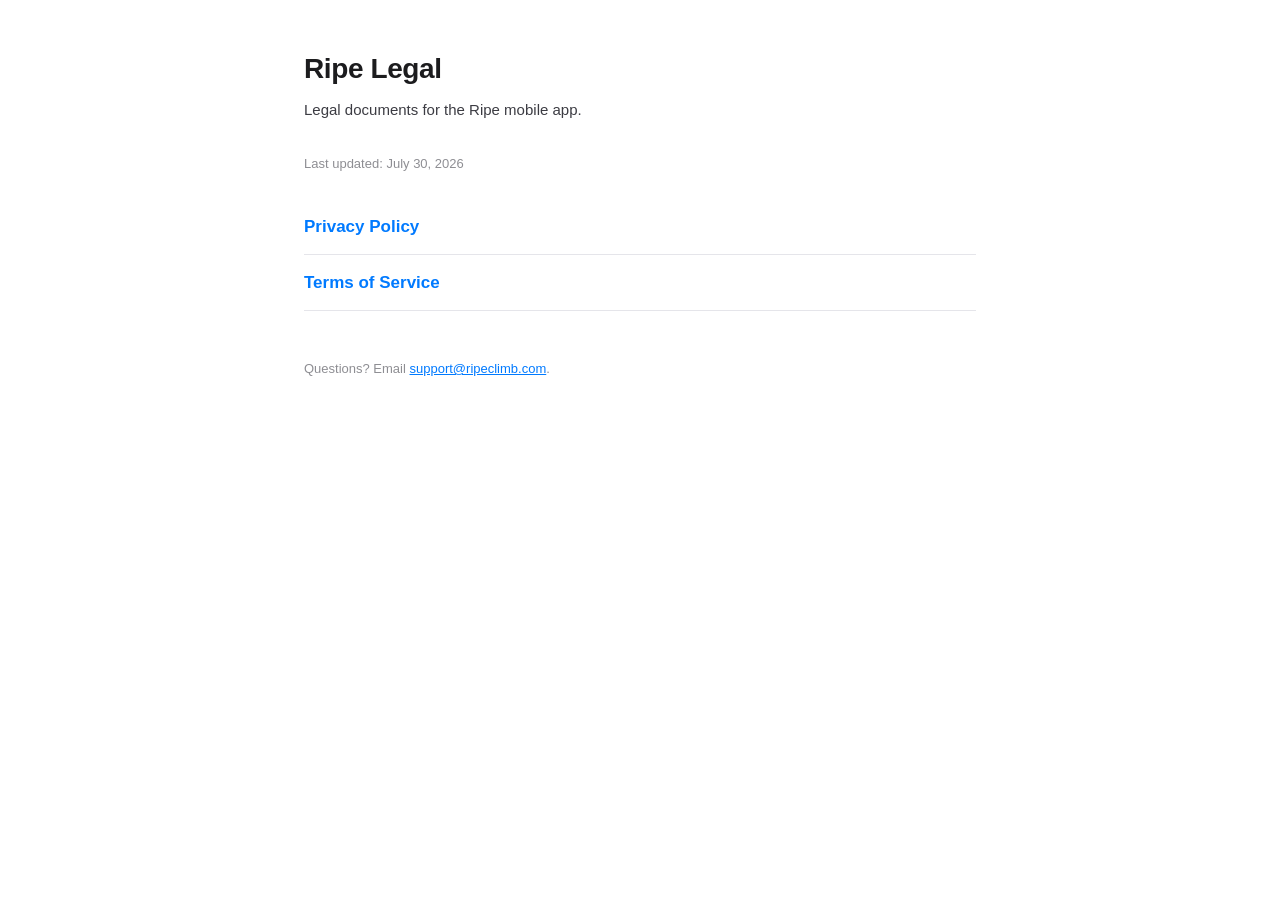
<file: index.html>
<!DOCTYPE html>
<html lang="en">
<head>
  <meta charset="UTF-8" />
  <meta name="viewport" content="width=device-width, initial-scale=1.0" />
  <title>Ripe — Legal</title>
  <link rel="stylesheet" href="style.css" />
</head>
<body>
  <main>
    <h1>Ripe Legal</h1>
    <p class="intro">Legal documents for the Ripe mobile app.</p>
    <p class="last-updated">Last updated: July 30, 2026</p>
    <ul class="links">
      <li><a href="privacy.html">Privacy Policy</a></li>
      <li><a href="terms.html">Terms of Service</a></li>
    </ul>
    <p class="contact">Questions? Email <a href="mailto:support@ripeclimb.com">support@ripeclimb.com</a>.</p>
  </main>
</body>
</html>
</file>
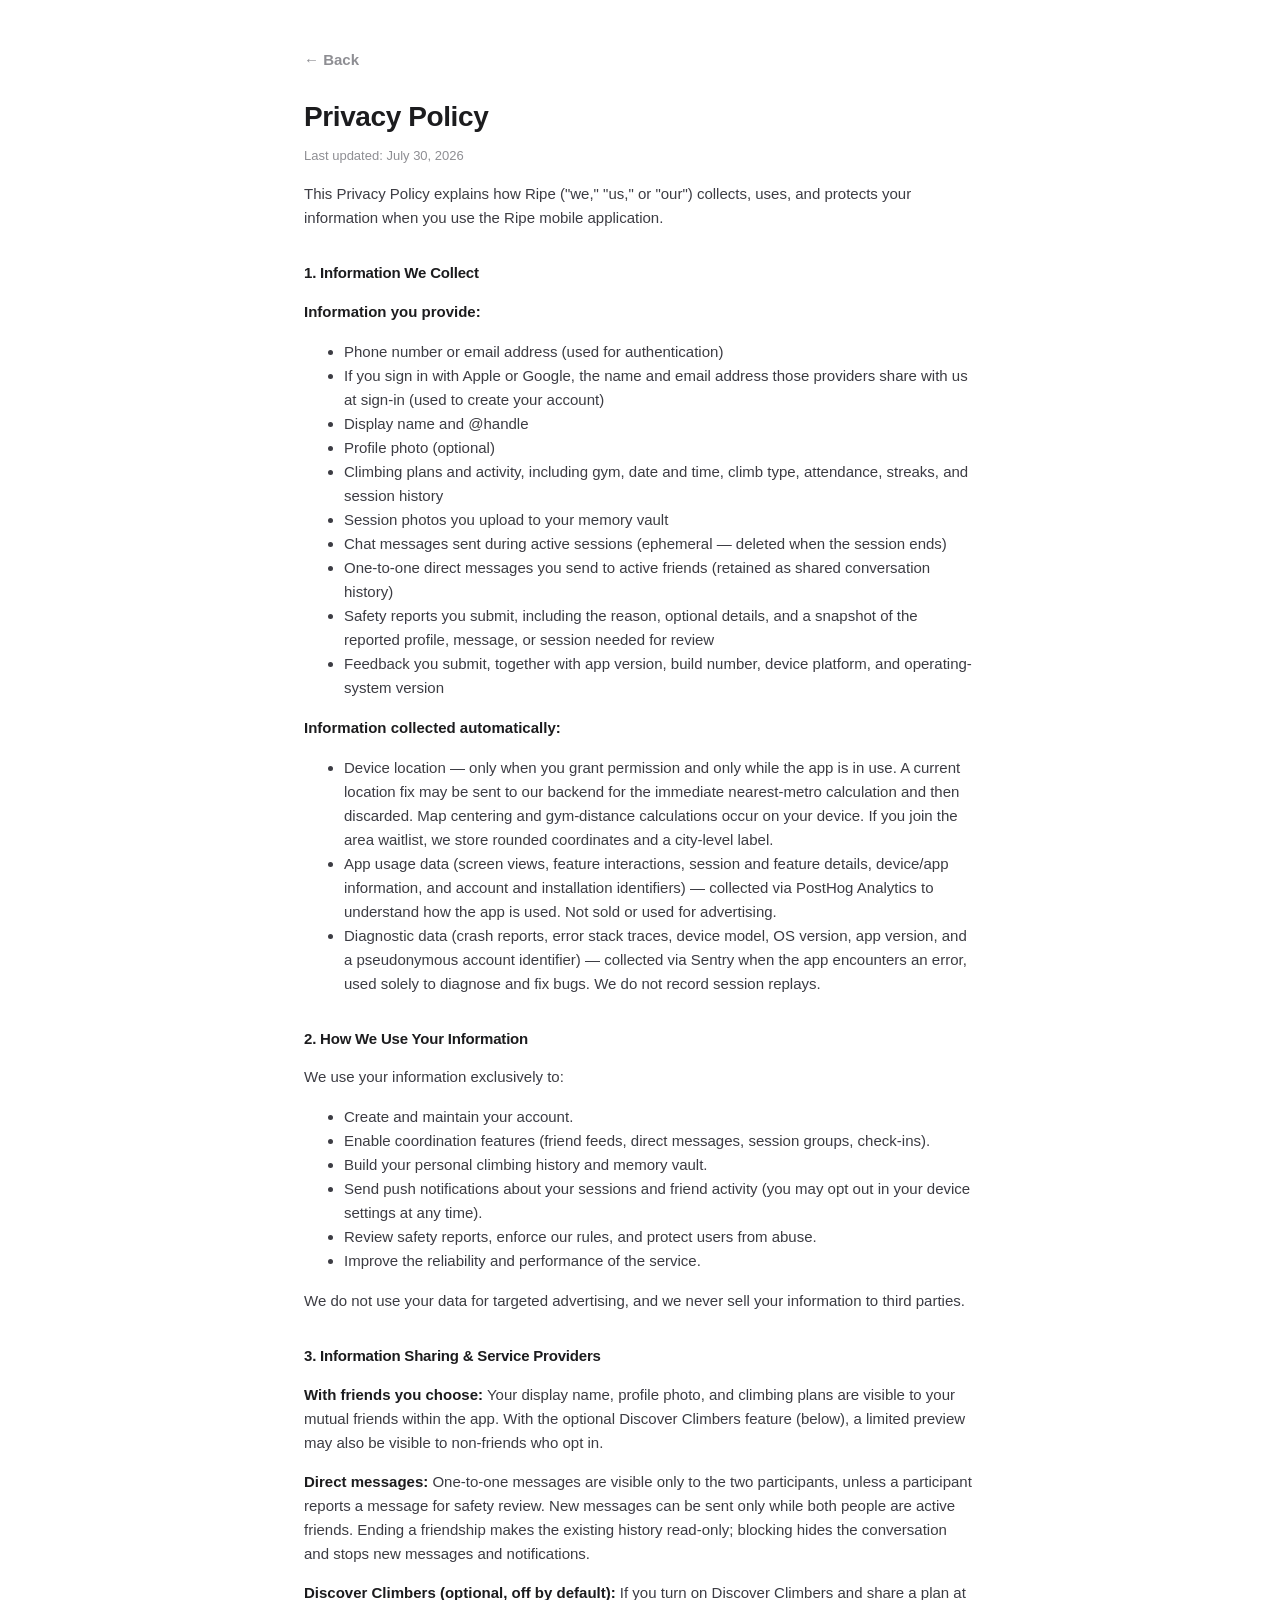
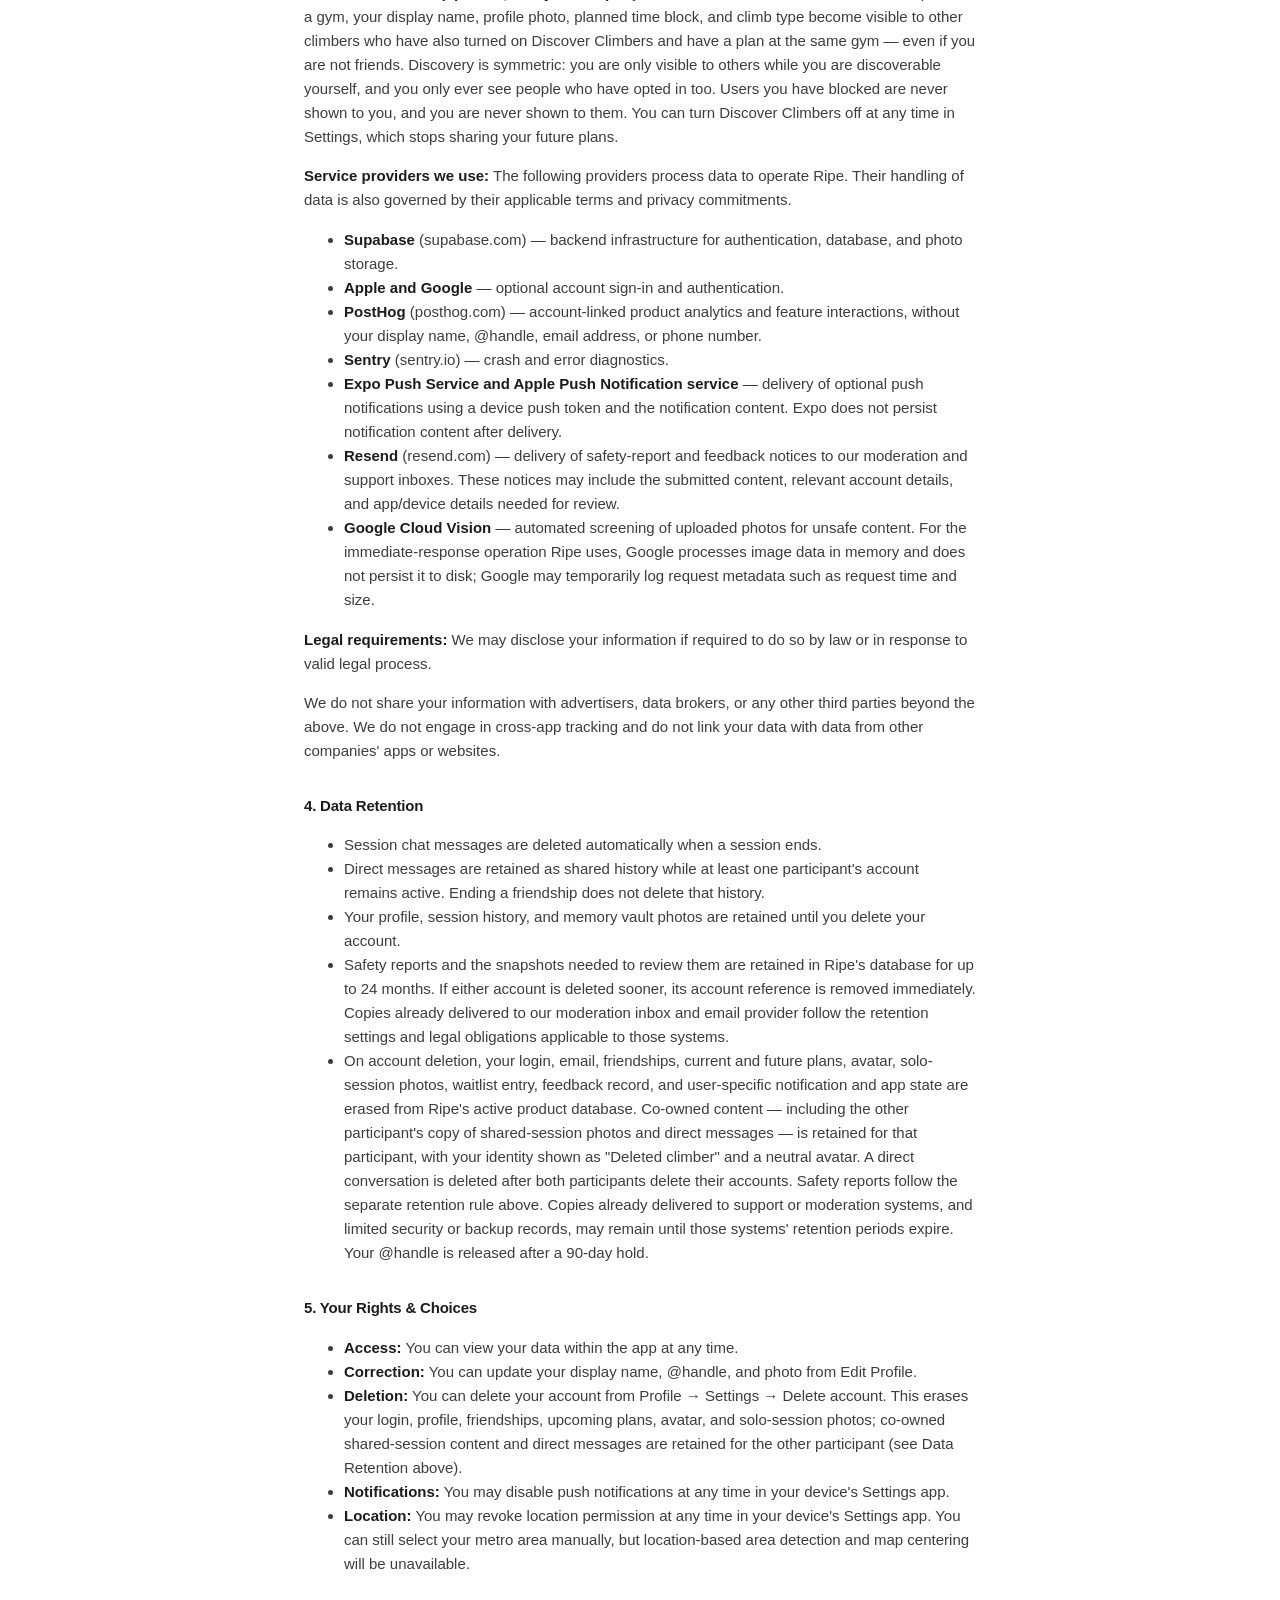
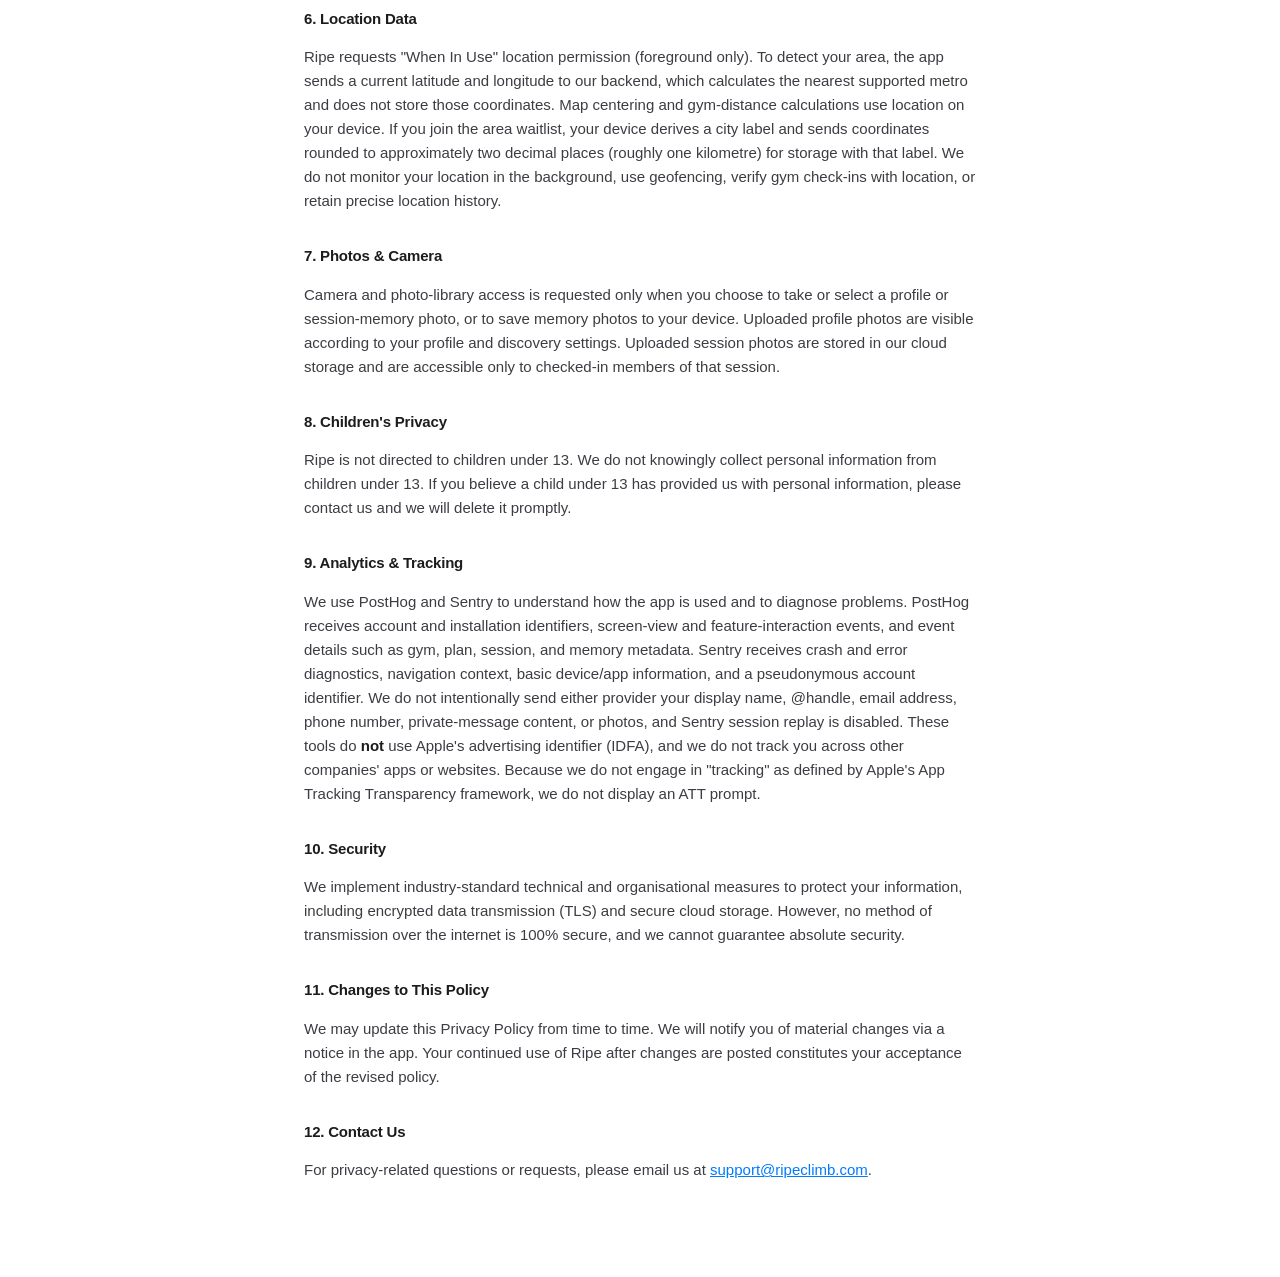
<file: privacy.html>
<!DOCTYPE html>
<html lang="en">
<head>
  <meta charset="UTF-8" />
  <meta name="viewport" content="width=device-width, initial-scale=1.0" />
  <title>Ripe — Privacy Policy</title>
  <link rel="stylesheet" href="style.css" />
</head>
<body>
  <main>
    <a class="back" href="index.html">← Back</a>
    <h1>Privacy Policy</h1>
    <p class="last-updated">Last updated: July 30, 2026</p>

    <p class="intro">
      This Privacy Policy explains how Ripe ("we," "us," or "our") collects, uses,
      and protects your information when you use the Ripe mobile application.
    </p>

    <h2>1. Information We Collect</h2>
    <p><strong>Information you provide:</strong></p>
    <ul>
      <li>Phone number or email address (used for authentication)</li>
      <li>If you sign in with Apple or Google, the name and email address those providers share with us at sign-in (used to create your account)</li>
      <li>Display name and @handle</li>
      <li>Profile photo (optional)</li>
      <li>Climbing plans and activity, including gym, date and time, climb type, attendance, streaks, and session history</li>
      <li>Session photos you upload to your memory vault</li>
      <li>Chat messages sent during active sessions (ephemeral — deleted when the session ends)</li>
      <li>One-to-one direct messages you send to active friends (retained as shared conversation history)</li>
      <li>Safety reports you submit, including the reason, optional details, and a snapshot of the reported profile, message, or session needed for review</li>
      <li>Feedback you submit, together with app version, build number, device platform, and operating-system version</li>
    </ul>
    <p><strong>Information collected automatically:</strong></p>
    <ul>
      <li>Device location — only when you grant permission and only while the app is in use. A current location fix may be sent to our backend for the immediate nearest-metro calculation and then discarded. Map centering and gym-distance calculations occur on your device. If you join the area waitlist, we store rounded coordinates and a city-level label.</li>
      <li>App usage data (screen views, feature interactions, session and feature details, device/app information, and account and installation identifiers) — collected via PostHog Analytics to understand how the app is used. Not sold or used for advertising.</li>
      <li>Diagnostic data (crash reports, error stack traces, device model, OS version, app version, and a pseudonymous account identifier) — collected via Sentry when the app encounters an error, used solely to diagnose and fix bugs. We do not record session replays.</li>
    </ul>

    <h2>2. How We Use Your Information</h2>
    <p>We use your information exclusively to:</p>
    <ul>
      <li>Create and maintain your account.</li>
      <li>Enable coordination features (friend feeds, direct messages, session groups, check-ins).</li>
      <li>Build your personal climbing history and memory vault.</li>
      <li>Send push notifications about your sessions and friend activity (you may opt out in your device settings at any time).</li>
      <li>Review safety reports, enforce our rules, and protect users from abuse.</li>
      <li>Improve the reliability and performance of the service.</li>
    </ul>
    <p>We do not use your data for targeted advertising, and we never sell your information to third parties.</p>

    <h2>3. Information Sharing &amp; Service Providers</h2>
    <p><strong>With friends you choose:</strong> Your display name, profile photo, and climbing plans are visible to your mutual friends within the app. With the optional Discover Climbers feature (below), a limited preview may also be visible to non-friends who opt in.</p>
    <p><strong>Direct messages:</strong> One-to-one messages are visible only to the two participants, unless a participant reports a message for safety review. New messages can be sent only while both people are active friends. Ending a friendship makes the existing history read-only; blocking hides the conversation and stops new messages and notifications.</p>
    <p><strong>Discover Climbers (optional, off by default):</strong> If you turn on Discover Climbers and share a plan at a gym, your display name, profile photo, planned time block, and climb type become visible to other climbers who have also turned on Discover Climbers and have a plan at the same gym — even if you are not friends. Discovery is symmetric: you are only visible to others while you are discoverable yourself, and you only ever see people who have opted in too. Users you have blocked are never shown to you, and you are never shown to them. You can turn Discover Climbers off at any time in Settings, which stops sharing your future plans.</p>
    <p><strong>Service providers we use:</strong> The following providers process data to operate Ripe. Their handling of data is also governed by their applicable terms and privacy commitments.</p>
    <ul>
      <li><strong>Supabase</strong> (supabase.com) — backend infrastructure for authentication, database, and photo storage.</li>
      <li><strong>Apple and Google</strong> — optional account sign-in and authentication.</li>
      <li><strong>PostHog</strong> (posthog.com) — account-linked product analytics and feature interactions, without your display name, @handle, email address, or phone number.</li>
      <li><strong>Sentry</strong> (sentry.io) — crash and error diagnostics.</li>
      <li><strong>Expo Push Service and Apple Push Notification service</strong> — delivery of optional push notifications using a device push token and the notification content. Expo does not persist notification content after delivery.</li>
      <li><strong>Resend</strong> (resend.com) — delivery of safety-report and feedback notices to our moderation and support inboxes. These notices may include the submitted content, relevant account details, and app/device details needed for review.</li>
      <li><strong>Google Cloud Vision</strong> — automated screening of uploaded photos for unsafe content. For the immediate-response operation Ripe uses, Google processes image data in memory and does not persist it to disk; Google may temporarily log request metadata such as request time and size.</li>
    </ul>
    <p><strong>Legal requirements:</strong> We may disclose your information if required to do so by law or in response to valid legal process.</p>
    <p>We do not share your information with advertisers, data brokers, or any other third parties beyond the above. We do not engage in cross-app tracking and do not link your data with data from other companies' apps or websites.</p>

    <h2>4. Data Retention</h2>
    <ul>
      <li>Session chat messages are deleted automatically when a session ends.</li>
      <li>Direct messages are retained as shared history while at least one participant's account remains active. Ending a friendship does not delete that history.</li>
      <li>Your profile, session history, and memory vault photos are retained until you delete your account.</li>
      <li>Safety reports and the snapshots needed to review them are retained in Ripe's database for up to 24 months. If either account is deleted sooner, its account reference is removed immediately. Copies already delivered to our moderation inbox and email provider follow the retention settings and legal obligations applicable to those systems.</li>
      <li>On account deletion, your login, email, friendships, current and future plans, avatar, solo-session photos, waitlist entry, feedback record, and user-specific notification and app state are erased from Ripe's active product database. Co-owned content — including the other participant's copy of shared-session photos and direct messages — is retained for that participant, with your identity shown as "Deleted climber" and a neutral avatar. A direct conversation is deleted after both participants delete their accounts. Safety reports follow the separate retention rule above. Copies already delivered to support or moderation systems, and limited security or backup records, may remain until those systems' retention periods expire. Your @handle is released after a 90-day hold.</li>
    </ul>

    <h2>5. Your Rights &amp; Choices</h2>
    <ul>
      <li><strong>Access:</strong> You can view your data within the app at any time.</li>
      <li><strong>Correction:</strong> You can update your display name, @handle, and photo from Edit Profile.</li>
      <li><strong>Deletion:</strong> You can delete your account from Profile → Settings → Delete account. This erases your login, profile, friendships, upcoming plans, avatar, and solo-session photos; co-owned shared-session content and direct messages are retained for the other participant (see Data Retention above).</li>
      <li><strong>Notifications:</strong> You may disable push notifications at any time in your device's Settings app.</li>
      <li><strong>Location:</strong> You may revoke location permission at any time in your device's Settings app. You can still select your metro area manually, but location-based area detection and map centering will be unavailable.</li>
    </ul>

    <h2>6. Location Data</h2>
    <p>Ripe requests "When In Use" location permission (foreground only). To detect your area, the app sends a current latitude and longitude to our backend, which calculates the nearest supported metro and does not store those coordinates. Map centering and gym-distance calculations use location on your device. If you join the area waitlist, your device derives a city label and sends coordinates rounded to approximately two decimal places (roughly one kilometre) for storage with that label. We do not monitor your location in the background, use geofencing, verify gym check-ins with location, or retain precise location history.</p>

    <h2>7. Photos &amp; Camera</h2>
    <p>Camera and photo-library access is requested only when you choose to take or select a profile or session-memory photo, or to save memory photos to your device. Uploaded profile photos are visible according to your profile and discovery settings. Uploaded session photos are stored in our cloud storage and are accessible only to checked-in members of that session.</p>

    <h2>8. Children's Privacy</h2>
    <p>Ripe is not directed to children under 13. We do not knowingly collect personal information from children under 13. If you believe a child under 13 has provided us with personal information, please contact us and we will delete it promptly.</p>

    <h2>9. Analytics &amp; Tracking</h2>
    <p>We use PostHog and Sentry to understand how the app is used and to diagnose problems. PostHog receives account and installation identifiers, screen-view and feature-interaction events, and event details such as gym, plan, session, and memory metadata. Sentry receives crash and error diagnostics, navigation context, basic device/app information, and a pseudonymous account identifier. We do not intentionally send either provider your display name, @handle, email address, phone number, private-message content, or photos, and Sentry session replay is disabled. These tools do <strong>not</strong> use Apple's advertising identifier (IDFA), and we do not track you across other companies' apps or websites. Because we do not engage in "tracking" as defined by Apple's App Tracking Transparency framework, we do not display an ATT prompt.</p>

    <h2>10. Security</h2>
    <p>We implement industry-standard technical and organisational measures to protect your information, including encrypted data transmission (TLS) and secure cloud storage. However, no method of transmission over the internet is 100% secure, and we cannot guarantee absolute security.</p>

    <h2>11. Changes to This Policy</h2>
    <p>We may update this Privacy Policy from time to time. We will notify you of material changes via a notice in the app. Your continued use of Ripe after changes are posted constitutes your acceptance of the revised policy.</p>

    <h2>12. Contact Us</h2>
    <p>For privacy-related questions or requests, please email us at <a href="mailto:support@ripeclimb.com">support@ripeclimb.com</a>.</p>
  </main>
</body>
</html>
</file>
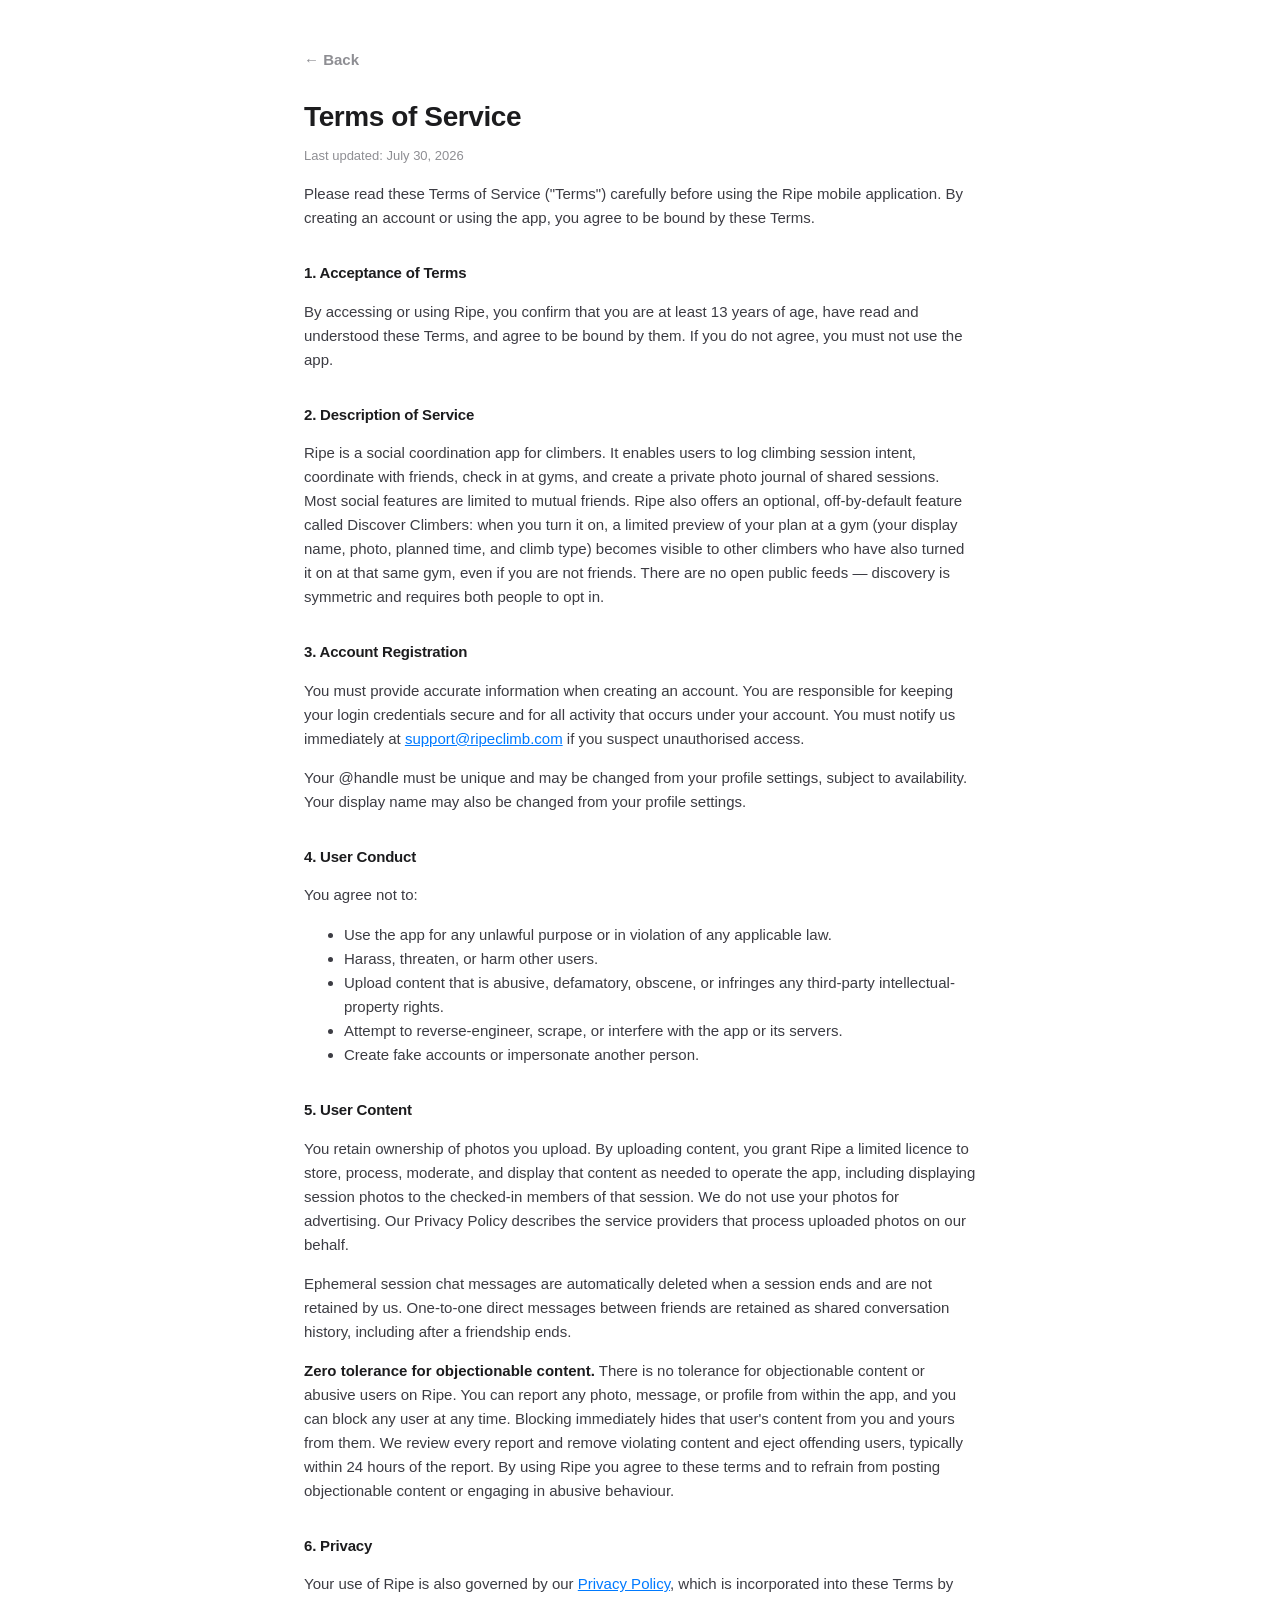
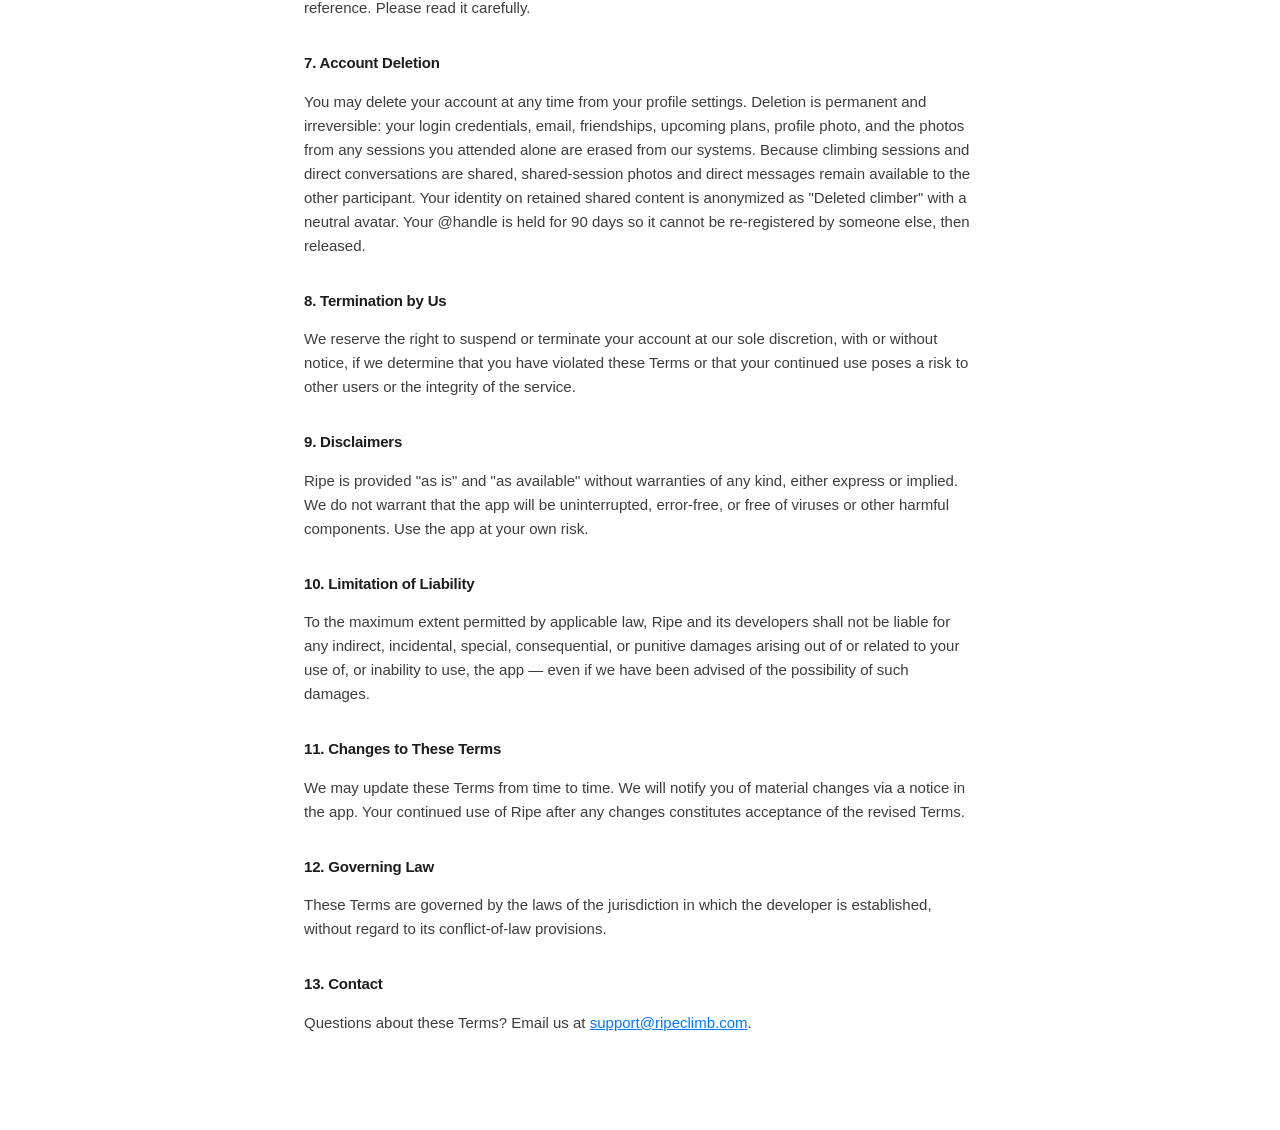
<file: terms.html>
<!DOCTYPE html>
<html lang="en">
<head>
  <meta charset="UTF-8" />
  <meta name="viewport" content="width=device-width, initial-scale=1.0" />
  <title>Ripe — Terms of Service</title>
  <link rel="stylesheet" href="style.css" />
</head>
<body>
  <main>
    <a class="back" href="index.html">← Back</a>
    <h1>Terms of Service</h1>
    <p class="last-updated">Last updated: July 30, 2026</p>

    <p class="intro">
      Please read these Terms of Service ("Terms") carefully before using the Ripe
      mobile application. By creating an account or using the app, you agree to be bound
      by these Terms.
    </p>

    <h2>1. Acceptance of Terms</h2>
    <p>By accessing or using Ripe, you confirm that you are at least 13 years of age, have read and understood these Terms, and agree to be bound by them. If you do not agree, you must not use the app.</p>

    <h2>2. Description of Service</h2>
    <p>Ripe is a social coordination app for climbers. It enables users to log climbing session intent, coordinate with friends, check in at gyms, and create a private photo journal of shared sessions. Most social features are limited to mutual friends. Ripe also offers an optional, off-by-default feature called Discover Climbers: when you turn it on, a limited preview of your plan at a gym (your display name, photo, planned time, and climb type) becomes visible to other climbers who have also turned it on at that same gym, even if you are not friends. There are no open public feeds — discovery is symmetric and requires both people to opt in.</p>

    <h2>3. Account Registration</h2>
    <p>You must provide accurate information when creating an account. You are responsible for keeping your login credentials secure and for all activity that occurs under your account. You must notify us immediately at <a href="mailto:support@ripeclimb.com">support@ripeclimb.com</a> if you suspect unauthorised access.</p>
    <p>Your @handle must be unique and may be changed from your profile settings, subject to availability. Your display name may also be changed from your profile settings.</p>

    <h2>4. User Conduct</h2>
    <p>You agree not to:</p>
    <ul>
      <li>Use the app for any unlawful purpose or in violation of any applicable law.</li>
      <li>Harass, threaten, or harm other users.</li>
      <li>Upload content that is abusive, defamatory, obscene, or infringes any third-party intellectual-property rights.</li>
      <li>Attempt to reverse-engineer, scrape, or interfere with the app or its servers.</li>
      <li>Create fake accounts or impersonate another person.</li>
    </ul>

    <h2>5. User Content</h2>
    <p>You retain ownership of photos you upload. By uploading content, you grant Ripe a limited licence to store, process, moderate, and display that content as needed to operate the app, including displaying session photos to the checked-in members of that session. We do not use your photos for advertising. Our Privacy Policy describes the service providers that process uploaded photos on our behalf.</p>
    <p>Ephemeral session chat messages are automatically deleted when a session ends and are not retained by us. One-to-one direct messages between friends are retained as shared conversation history, including after a friendship ends.</p>
    <p><strong>Zero tolerance for objectionable content.</strong> There is no tolerance for objectionable content or abusive users on Ripe. You can report any photo, message, or profile from within the app, and you can block any user at any time. Blocking immediately hides that user's content from you and yours from them. We review every report and remove violating content and eject offending users, typically within 24 hours of the report. By using Ripe you agree to these terms and to refrain from posting objectionable content or engaging in abusive behaviour.</p>

    <h2>6. Privacy</h2>
    <p>Your use of Ripe is also governed by our <a href="privacy.html">Privacy Policy</a>, which is incorporated into these Terms by reference. Please read it carefully.</p>

    <h2>7. Account Deletion</h2>
    <p>You may delete your account at any time from your profile settings. Deletion is permanent and irreversible: your login credentials, email, friendships, upcoming plans, profile photo, and the photos from any sessions you attended alone are erased from our systems. Because climbing sessions and direct conversations are shared, shared-session photos and direct messages remain available to the other participant. Your identity on retained shared content is anonymized as "Deleted climber" with a neutral avatar. Your @handle is held for 90 days so it cannot be re-registered by someone else, then released.</p>

    <h2>8. Termination by Us</h2>
    <p>We reserve the right to suspend or terminate your account at our sole discretion, with or without notice, if we determine that you have violated these Terms or that your continued use poses a risk to other users or the integrity of the service.</p>

    <h2>9. Disclaimers</h2>
    <p>Ripe is provided "as is" and "as available" without warranties of any kind, either express or implied. We do not warrant that the app will be uninterrupted, error-free, or free of viruses or other harmful components. Use the app at your own risk.</p>

    <h2>10. Limitation of Liability</h2>
    <p>To the maximum extent permitted by applicable law, Ripe and its developers shall not be liable for any indirect, incidental, special, consequential, or punitive damages arising out of or related to your use of, or inability to use, the app — even if we have been advised of the possibility of such damages.</p>

    <h2>11. Changes to These Terms</h2>
    <p>We may update these Terms from time to time. We will notify you of material changes via a notice in the app. Your continued use of Ripe after any changes constitutes acceptance of the revised Terms.</p>

    <h2>12. Governing Law</h2>
    <p>These Terms are governed by the laws of the jurisdiction in which the developer is established, without regard to its conflict-of-law provisions.</p>

    <h2>13. Contact</h2>
    <p>Questions about these Terms? Email us at <a href="mailto:support@ripeclimb.com">support@ripeclimb.com</a>.</p>
  </main>
</body>
</html>
</file>
<file: style.css>
:root {
  --bg: #ffffff;
  --fg: #1c1c1e;
  --fg-secondary: #3c3c43;
  --fg-tertiary: #8e8e93;
  --hairline: #e5e5ea;
  --accent: #007aff;
}

@media (prefers-color-scheme: dark) {
  :root {
    --bg: #000000;
    --fg: #ffffff;
    --fg-secondary: #ebebf5;
    --fg-tertiary: #8e8e93;
    --hairline: #38383a;
    --accent: #0a84ff;
  }
}

* { box-sizing: border-box; }

html, body {
  margin: 0;
  padding: 0;
  background: var(--bg);
  color: var(--fg);
  font-family: -apple-system, BlinkMacSystemFont, "Segoe UI", Roboto, Helvetica, Arial, sans-serif;
  -webkit-font-smoothing: antialiased;
  -moz-osx-font-smoothing: grayscale;
  line-height: 1.5;
}

main {
  max-width: 720px;
  margin: 0 auto;
  padding: 48px 24px 80px;
}

h1 {
  font-size: 28px;
  font-weight: 800;
  letter-spacing: -0.4px;
  margin: 0 0 8px;
}

h2 {
  font-size: 15px;
  font-weight: 800;
  letter-spacing: -0.2px;
  margin: 32px 0 8px;
  color: var(--fg);
}

p, li {
  font-size: 15px;
  color: var(--fg-secondary);
  line-height: 1.6;
}

.last-updated {
  font-size: 13px;
  color: var(--fg-tertiary);
  margin: 0 0 16px;
  font-weight: 500;
}

.intro {
  font-size: 15px;
  color: var(--fg-secondary);
  margin: 0 0 32px;
}

ul.links {
  list-style: none;
  padding: 0;
  margin: 24px 0;
}
ul.links li {
  padding: 14px 0;
  border-bottom: 1px solid var(--hairline);
}
ul.links a {
  font-size: 17px;
  font-weight: 600;
  color: var(--accent);
  text-decoration: none;
}

a { color: var(--accent); }

.back {
  display: inline-block;
  margin-bottom: 24px;
  color: var(--fg-tertiary);
  font-weight: 600;
  text-decoration: none;
  font-size: 15px;
}

strong { color: var(--fg); font-weight: 700; }

.contact {
  margin-top: 48px;
  font-size: 13px;
  color: var(--fg-tertiary);
}
</file>
